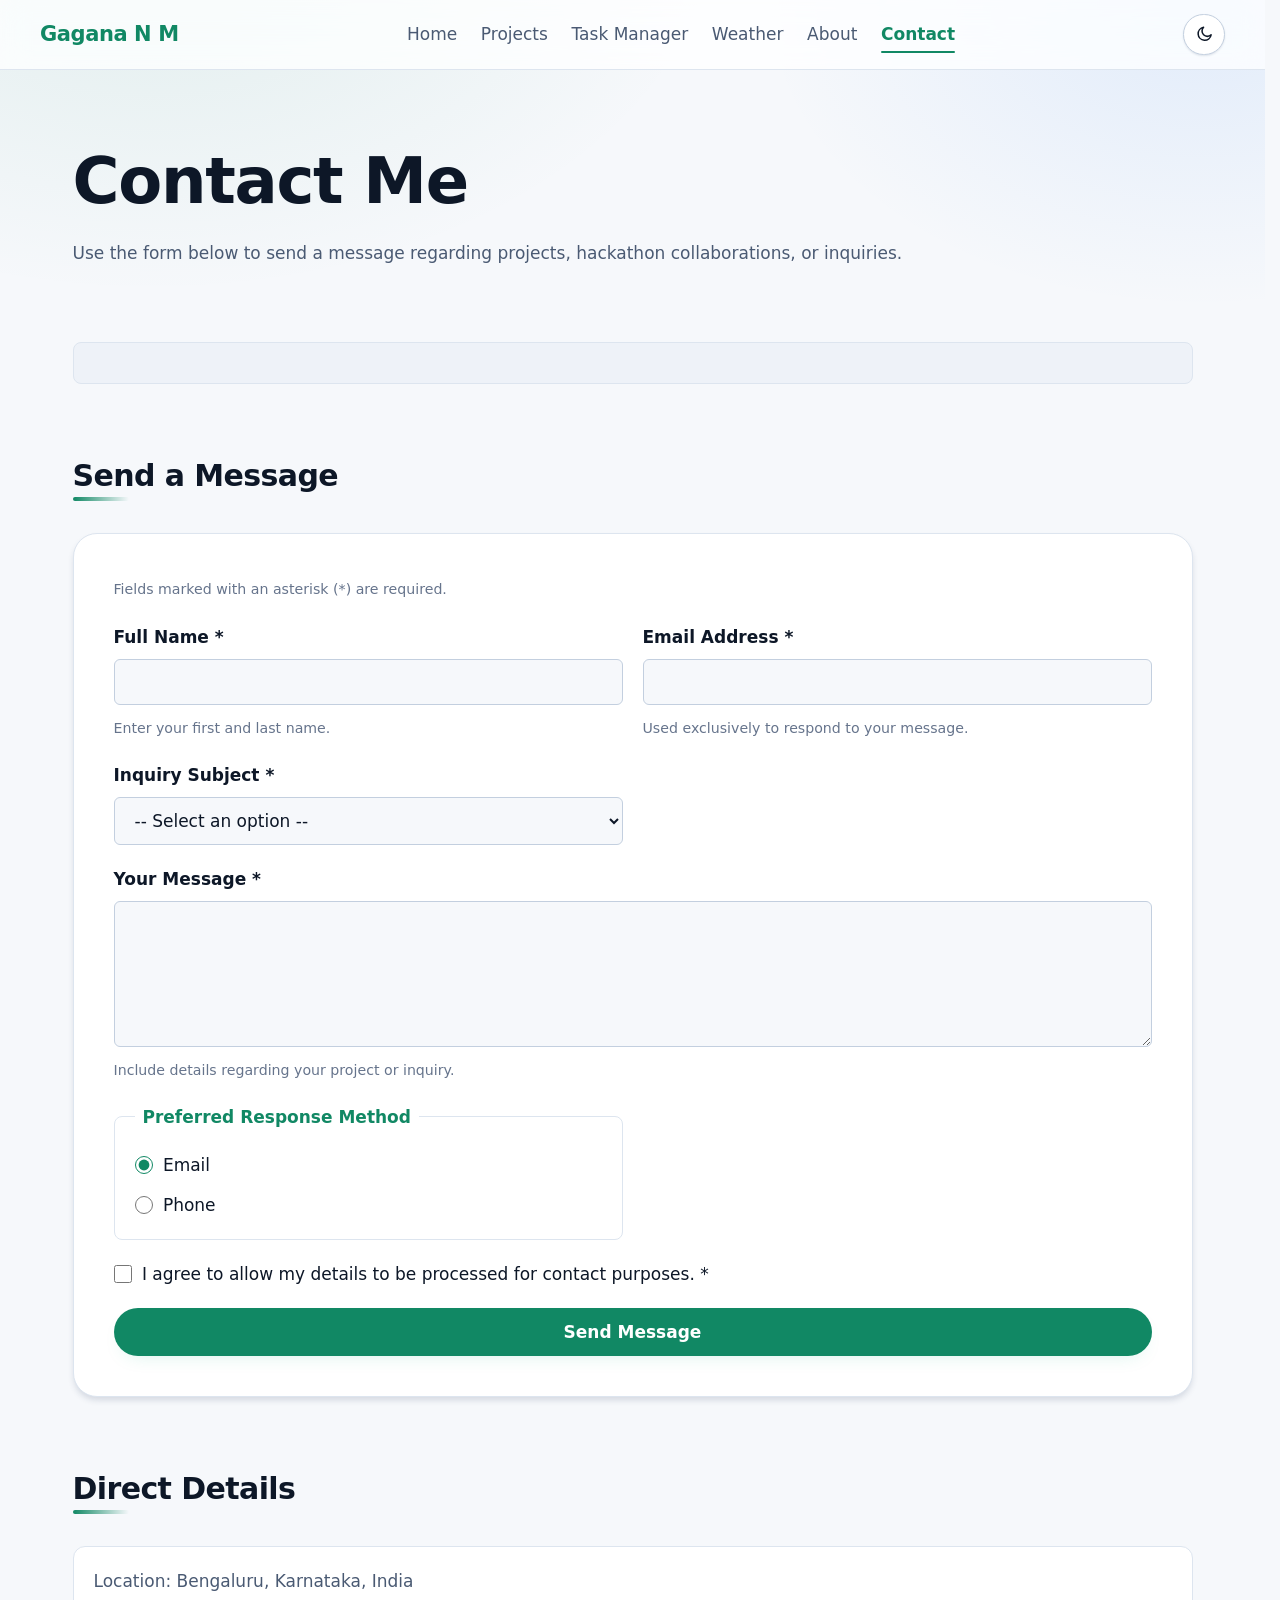
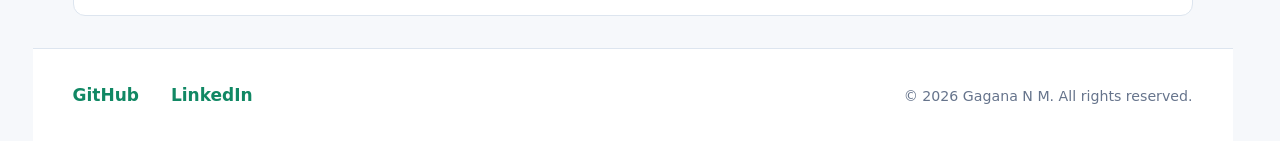
<file: contact.html>
<!DOCTYPE html>
<html lang="en" dir="ltr">
<head>
  <meta charset="UTF-8">
  <meta name="viewport" content="width=device-width, initial-scale=1.0">
  
  <title>Contact Gagana N M | AI/ML Engineer</title>
  <meta name="description" content="Get in touch with Gagana N M for AI/ML development, software collaboration, or accessibility inquiries.">
  <meta name="robots" content="index, follow">

  <link rel="canonical" href="https://www.gagananm.dev/contact.html">
  <link rel="stylesheet" href="style.css">
</head>
<body>

  <!-- Skip Link -->
  <a href="#main-content" class="skip-link">Skip to main content</a>

  <!-- Header Landmark -->
  <header role="banner">
    <nav aria-label="Main Navigation">
      <a href="index.html">
        <strong>Gagana N M</strong>
      </a>
      <ul>
        <li><a href="index.html">Home</a></li>
        <li><a href="project.html">Projects</a></li>
        <li><a href="todo.html">Task Manager</a></li>
        <li><a href="weather.html">Weather</a></li>
        <li><a href="about.html">About</a></li>
        <li><a href="contact.html" aria-current="page">Contact</a></li>
      </ul>

      <!-- Light / dark mode switch: swaps CSS custom properties on <html> -->
      <button type="button" class="theme-toggle" id="theme-toggle"
        aria-label="Switch to light theme" aria-pressed="false" title="Toggle colour theme">
        <svg class="icon icon-sun" viewBox="0 0 24 24" fill="none" stroke="currentColor"
          stroke-width="2" stroke-linecap="round" aria-hidden="true" focusable="false">
          <circle cx="12" cy="12" r="4.5"></circle>
          <path d="M12 1.5v2.5M12 20v2.5M4.2 4.2l1.8 1.8M18 18l1.8 1.8M1.5 12H4M20 12h2.5M4.2 19.8L6 18M18 6l1.8-1.8"></path>
        </svg>
        <svg class="icon icon-moon" viewBox="0 0 24 24" fill="none" stroke="currentColor"
          stroke-width="2" stroke-linecap="round" stroke-linejoin="round" aria-hidden="true" focusable="false">
          <path d="M21 12.8A8.5 8.5 0 1 1 11.2 3a6.6 6.6 0 0 0 9.8 9.8z"></path>
        </svg>
      </button>
    </nav>
  </header>

  <!-- Main Content Landmark -->
  <main id="main-content" tabindex="-1">

    <header>
      <h1>Contact Me</h1>
      <p>Use the form below to send a message regarding projects, hackathon collaborations, or inquiries.</p>
    </header>

    <!-- Screen Reader Status Live Region -->
    <div id="form-status" aria-live="polite" aria-atomic="true">
      <!-- Success/Error alert messages will be read by screen readers here -->
    </div>

    <!-- Tab-Navigable Contact Form -->
    <section aria-labelledby="form-heading">
      <h2 id="form-heading">Send a Message</h2>

      <form action="/submit-contact" method="POST" novalidate>

        <p><small>Fields marked with an asterisk (<span aria-hidden="true">*</span>) are required.</small></p>

        <!-- Name Input -->
        <div>
          <label for="full-name">
            Full Name <span aria-hidden="true">*</span>
          </label>
          <input
            type="text"
            id="full-name"
            name="name"
            required
            autocomplete="name"
            aria-required="true"
            aria-describedby="name-hint"
          >
          <span id="name-hint"><small>Enter your first and last name.</small></span>
        </div>

        <!-- Email Input -->
        <div>
          <label for="email-address">
            Email Address <span aria-hidden="true">*</span>
          </label>
          <input
            type="email"
            id="email-address"
            name="email"
            required
            autocomplete="email"
            aria-required="true"
            aria-describedby="email-hint"
          >
          <span id="email-hint"><small>Used exclusively to respond to your message.</small></span>
        </div>

        <!-- Subject Select Dropdown -->
        <div>
          <label for="subject-type">
            Inquiry Subject <span aria-hidden="true">*</span>
          </label>
          <select id="subject-type" name="subject" required aria-required="true">
            <option value="" disabled selected>-- Select an option --</option>
            <option value="collaboration">Project Collaboration</option>
            <option value="hackathon">Hackathon / Team Opportunity</option>
            <option value="general">General Inquiry</option>
          </select>
        </div>

        <!-- Message Textarea -->
        <div>
          <label for="user-message">
            Your Message <span aria-hidden="true">*</span>
          </label>
          <textarea
            id="user-message"
            name="message"
            rows="6"
            required
            aria-required="true"
            aria-describedby="message-hint"
          ></textarea>
          <span id="message-hint"><small>Include details regarding your project or inquiry.</small></span>
        </div>

        <!-- Radio Group Fieldset -->
        <fieldset>
          <legend>Preferred Response Method</legend>

          <div>
            <input type="radio" id="pref-email" name="preferred_contact" value="email" checked>
            <label for="pref-email">Email</label>
          </div>

          <div>
            <input type="radio" id="pref-phone" name="preferred_contact" value="phone">
            <label for="pref-phone">Phone</label>
          </div>
        </fieldset>

        <!-- Checkbox -->
        <div>
          <input type="checkbox" id="data-consent" name="consent" required aria-required="true">
          <label for="data-consent">
            I agree to allow my details to be processed for contact purposes. <span aria-hidden="true">*</span>
          </label>
        </div>

        <!-- Submit Button -->
        <div>
          <button type="submit">Send Message</button>
        </div>

      </form>
    </section>

    <!-- Direct Contact Address Landmark -->
    <section aria-labelledby="direct-contact-heading">
      <h2 id="direct-contact-heading">Direct Details</h2>
      <address>
        <p>Location: Bengaluru, Karnataka, India</p>
      </address>
    </section>

  </main>

  <!-- Footer Landmark -->
  <footer role="contentinfo">
    <nav aria-label="Footer Social Links">
      <ul>
        <li><a href="https://github.com" rel="external noopener noreferrer" target="_blank" aria-label="GitHub Profile (opens in a new tab)">GitHub</a></li>
        <li><a href="https://linkedin.com" rel="external noopener noreferrer" target="_blank" aria-label="LinkedIn Profile (opens in a new tab)">LinkedIn</a></li>
      </ul>
    </nav>
    <p><small>&copy; <time datetime="2026">2026</time> Gagana N M. All rights reserved.</small></p>
  </footer>

</body>
</html>
</file>
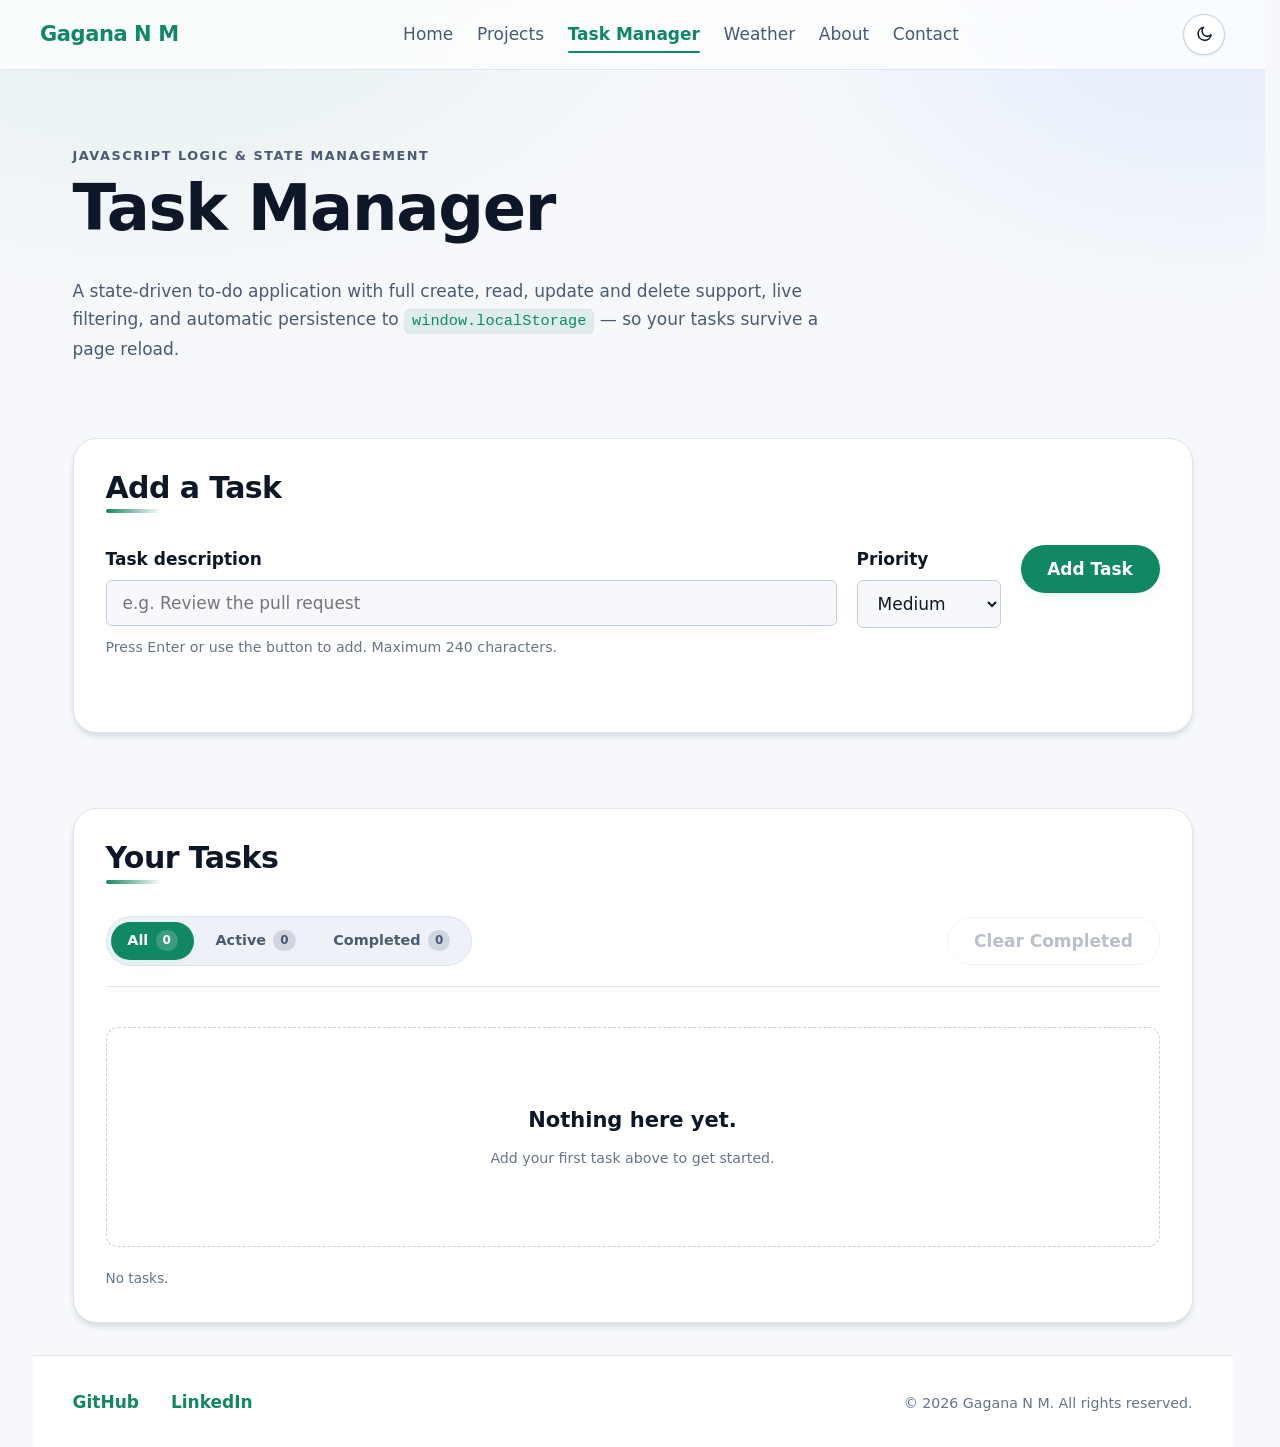
<file: todo.html>
<!DOCTYPE html>
<html lang="en" dir="ltr">
<head>
  <meta charset="UTF-8">
  <meta name="viewport" content="width=device-width, initial-scale=1.0">

  <!-- Primary Meta Tags -->
  <title>Task Manager | Gagana N M - JavaScript To-Do Application</title>
  <meta name="title" content="Task Manager | Gagana N M - JavaScript To-Do Application">
  <meta name="description" content="An interactive, client-side task management application built with vanilla JavaScript, DOM manipulation, event delegation, and localStorage persistence.">
  <meta name="keywords" content="JavaScript To-Do List, CRUD, localStorage, DOM Manipulation, Event Delegation, State Management">
  <meta name="author" content="Gagana N M">
  <meta name="robots" content="index, follow">

  <!-- Open Graph -->
  <meta property="og:type" content="website">
  <meta property="og:url" content="https://www.gagananm.dev/todo.html">
  <meta property="og:title" content="Task Manager | Gagana N M">
  <meta property="og:description" content="A state-driven task manager with full CRUD, filtering, and offline persistence.">

  <!-- Canonical URL -->
  <link rel="canonical" href="https://www.gagananm.dev/todo.html">

  <link rel="stylesheet" href="style.css">
  <!--
    Theme boot: resolves the saved theme (or the OS preference) BEFORE first
    paint so the page never flashes the wrong palette. Kept inline and tiny
    on purpose — an external file here would re-introduce the flash.
  -->
  <script>
    (function () {
      try {
        var saved = localStorage.getItem('theme');
        var prefersLight = window.matchMedia('(prefers-color-scheme: light)').matches;
        document.documentElement.setAttribute('data-theme', saved || (prefersLight ? 'light' : 'dark'));
      } catch (e) {
        document.documentElement.setAttribute('data-theme', 'dark');
      }
    })();
  </script>
</head>
<body>

  <!-- Skip Link -->
  <a href="#main-content" class="skip-link">Skip to main content</a>

  <!-- Header Landmark -->
  <header role="banner">
    <nav aria-label="Main Navigation">
      <a href="index.html">
        <strong>Gagana N M</strong>
      </a>
      <ul>
        <li><a href="index.html">Home</a></li>
        <li><a href="project.html">Projects</a></li>
        <li><a href="todo.html" aria-current="page">Task Manager</a></li>
        <li><a href="weather.html">Weather</a></li>
        <li><a href="about.html">About</a></li>
        <li><a href="contact.html">Contact</a></li>
      </ul>

      <!-- Light / dark mode switch -->
      <button type="button" class="theme-toggle" id="theme-toggle"
        aria-label="Switch to light theme" aria-pressed="false" title="Toggle colour theme">
        <svg class="icon icon-sun" viewBox="0 0 24 24" fill="none" stroke="currentColor"
          stroke-width="2" stroke-linecap="round" aria-hidden="true" focusable="false">
          <circle cx="12" cy="12" r="4.5"></circle>
          <path d="M12 1.5v2.5M12 20v2.5M4.2 4.2l1.8 1.8M18 18l1.8 1.8M1.5 12H4M20 12h2.5M4.2 19.8L6 18M18 6l1.8-1.8"></path>
        </svg>
        <svg class="icon icon-moon" viewBox="0 0 24 24" fill="none" stroke="currentColor"
          stroke-width="2" stroke-linecap="round" stroke-linejoin="round" aria-hidden="true" focusable="false">
          <path d="M21 12.8A8.5 8.5 0 1 1 11.2 3a6.6 6.6 0 0 0 9.8 9.8z"></path>
        </svg>
      </button>
    </nav>
  </header>

  <!-- Main Content Landmark -->
  <main id="main-content" tabindex="-1">

    <header class="page-header">
      <p class="eyebrow">JavaScript Logic &amp; State Management</p>
      <h1>Task Manager</h1>
      <p>
        A state-driven to-do application with full create, read, update and delete
        support, live filtering, and automatic persistence to
        <code>window.localStorage</code> — so your tasks survive a page reload.
      </p>
    </header>

    <!-- ==================================================================
         TASK CREATOR (Create)
         ================================================================== -->
    <section class="todo-panel" aria-labelledby="create-heading">
      <h2 id="create-heading">Add a Task</h2>

      <form id="todo-form" class="todo-form" novalidate>
        <div class="todo-field">
          <label for="todo-input">Task description</label>
          <input
            type="text"
            id="todo-input"
            name="task"
            placeholder="e.g. Review the pull request"
            autocomplete="off"
            maxlength="240"
            aria-describedby="todo-hint"
          >
          <span id="todo-hint" class="field-hint">
            <small>Press Enter or use the button to add. Maximum 240 characters.</small>
          </span>
        </div>

        <div class="todo-field todo-field--meta">
          <label for="todo-priority">Priority</label>
          <select id="todo-priority" name="priority">
            <option value="low">Low</option>
            <option value="medium" selected>Medium</option>
            <option value="high">High</option>
          </select>
        </div>

        <button type="submit" id="todo-submit">Add Task</button>
      </form>

      <!-- Validation / status announcements for assistive technology -->
      <p id="form-status" class="form-status" role="status" aria-live="polite" aria-atomic="true"></p>
    </section>

    <!-- ==================================================================
         TASK LIST + FILTERS (Read / Update / Delete)
         ================================================================== -->
    <section class="todo-panel" aria-labelledby="list-heading">
      <h2 id="list-heading">Your Tasks</h2>

      <!-- Filters -->
      <div class="todo-toolbar">
        <div class="filter-group" role="group" aria-label="Filter tasks by status">
          <button type="button" class="filter-btn is-active" data-filter="all" aria-pressed="true">
            All <span class="filter-count" data-count="all">0</span>
          </button>
          <button type="button" class="filter-btn" data-filter="active" aria-pressed="false">
            Active <span class="filter-count" data-count="active">0</span>
          </button>
          <button type="button" class="filter-btn" data-filter="completed" aria-pressed="false">
            Completed <span class="filter-count" data-count="completed">0</span>
          </button>
        </div>

        <button type="button" class="btn btn--ghost btn--sm" id="clear-completed">
          Clear Completed
        </button>
      </div>

      <!--
        The list is rendered entirely from state. The delegated click/keydown
        listeners live on `#todo-list`, not on individual items, so newly
        created rows work without re-binding anything.
      -->
      <ul id="todo-list" class="todo-list" aria-describedby="list-summary"></ul>

      <!-- Empty state, toggled from JS based on state + active filter -->
      <div id="empty-state" class="empty-state" hidden>
        <p id="empty-title">Nothing here yet.</p>
        <p><small id="empty-detail">Add your first task above to get started.</small></p>
      </div>

      <p id="list-summary" class="list-summary" role="status" aria-live="polite"></p>
    </section>

  </main>

  <!-- Footer Landmark -->
  <footer role="contentinfo">
    <nav aria-label="Footer Social Links">
      <ul>
        <li><a href="https://github.com" rel="external noopener noreferrer" target="_blank" aria-label="GitHub Profile (opens in a new tab)">GitHub</a></li>
        <li><a href="https://linkedin.com" rel="external noopener noreferrer" target="_blank" aria-label="LinkedIn Profile (opens in a new tab)">LinkedIn</a></li>
      </ul>
    </nav>
    <p><small>&copy; <time datetime="2026">2026</time> Gagana N M. All rights reserved.</small></p>
  </footer>

  <!-- Theme toggle controller -->
  <script>
    (function () {
      var root = document.documentElement;
      var toggle = document.getElementById('theme-toggle');
      if (!toggle) return;

      var media = window.matchMedia('(prefers-color-scheme: light)');

      function sync() {
        var isDark = root.getAttribute('data-theme') !== 'light';
        toggle.setAttribute('aria-label', isDark ? 'Switch to light theme' : 'Switch to dark theme');
        toggle.setAttribute('aria-pressed', isDark ? 'false' : 'true');
      }

      toggle.addEventListener('click', function () {
        var next = root.getAttribute('data-theme') === 'light' ? 'dark' : 'light';
        root.setAttribute('data-theme', next);
        try { localStorage.setItem('theme', next); } catch (e) {}
        sync();
      });

      media.addEventListener('change', function (event) {
        var saved = null;
        try { saved = localStorage.getItem('theme'); } catch (e) {}
        if (!saved) {
          root.setAttribute('data-theme', event.matches ? 'light' : 'dark');
          sync();
        }
      });

      sync();
    })();
  </script>

  <!-- Application logic -->
  <script src="todo.js"></script>

</body>
</html>
</file>
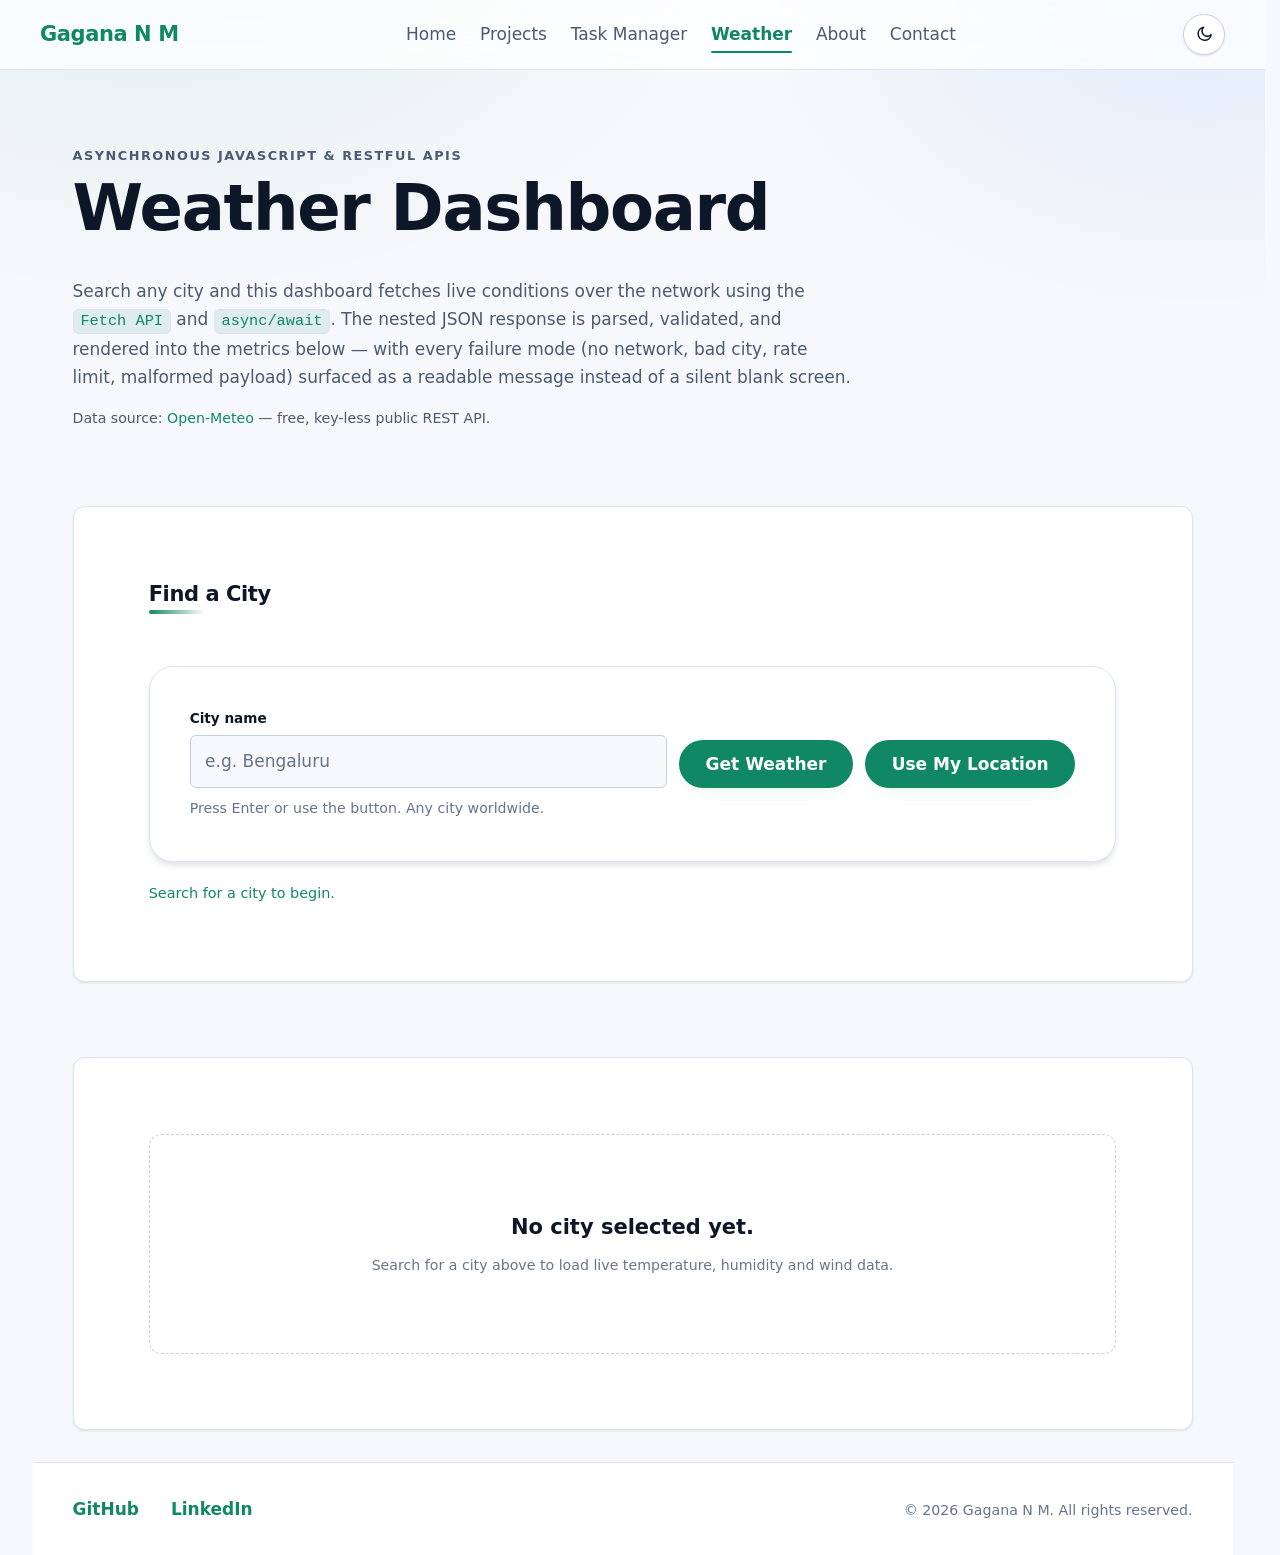
<file: weather.html>
<!DOCTYPE html>
<html lang="en" dir="ltr">
<head>
  <meta charset="UTF-8">
  <meta name="viewport" content="width=device-width, initial-scale=1.0">

  <!-- Primary Meta Tags -->
  <title>Weather Dashboard | Gagana N M - Async JavaScript &amp; REST APIs</title>
  <meta name="title" content="Weather Dashboard | Gagana N M - Async JavaScript &amp; REST APIs">
  <meta name="description" content="A real-time weather dashboard built with the Fetch API, async/await, comprehensive error handling, and dynamic rendering of nested JSON returned from a public REST API.">
  <meta name="keywords" content="JavaScript Weather App, Fetch API, async await, REST API, JSON parsing, Open-Meteo, Error Handling">
  <meta name="author" content="Gagana N M">
  <meta name="robots" content="index, follow">

  <!-- Open Graph -->
  <meta property="og:type" content="website">
  <meta property="og:url" content="https://www.gagananm.dev/weather.html">
  <meta property="og:title" content="Weather Dashboard | Gagana N M">
  <meta property="og:description" content="Live weather metrics fetched asynchronously from a public REST API and rendered from nested JSON.">

  <!-- Canonical URL -->
  <link rel="canonical" href="https://www.gagananm.dev/weather.html">

  <link rel="stylesheet" href="style.css">
  <!--
    Theme boot: resolves the saved theme (or the OS preference) BEFORE first
    paint so the page never flashes the wrong palette. Kept inline and tiny
    on purpose — an external file here would re-introduce the flash.
  -->
  <script>
    (function () {
      try {
        var saved = localStorage.getItem('theme');
        var prefersLight = window.matchMedia('(prefers-color-scheme: light)').matches;
        document.documentElement.setAttribute('data-theme', saved || (prefersLight ? 'light' : 'dark'));
      } catch (e) {
        document.documentElement.setAttribute('data-theme', 'dark');
      }
    })();
  </script>
</head>
<body>

  <!-- Skip Link -->
  <a href="#main-content" class="skip-link">Skip to main content</a>

  <!-- Header Landmark -->
  <header role="banner">
    <nav aria-label="Main Navigation">
      <a href="index.html">
        <strong>Gagana N M</strong>
      </a>
      <ul>
        <li><a href="index.html">Home</a></li>
        <li><a href="project.html">Projects</a></li>
        <li><a href="todo.html">Task Manager</a></li>
        <li><a href="weather.html" aria-current="page">Weather</a></li>
        <li><a href="about.html">About</a></li>
        <li><a href="contact.html">Contact</a></li>
      </ul>

      <!-- Light / dark mode switch -->
      <button type="button" class="theme-toggle" id="theme-toggle"
        aria-label="Switch to light theme" aria-pressed="false" title="Toggle colour theme">
        <svg class="icon icon-sun" viewBox="0 0 24 24" fill="none" stroke="currentColor"
          stroke-width="2" stroke-linecap="round" aria-hidden="true" focusable="false">
          <circle cx="12" cy="12" r="4.5"></circle>
          <path d="M12 1.5v2.5M12 20v2.5M4.2 4.2l1.8 1.8M18 18l1.8 1.8M1.5 12H4M20 12h2.5M4.2 19.8L6 18M18 6l1.8-1.8"></path>
        </svg>
        <svg class="icon icon-moon" viewBox="0 0 24 24" fill="none" stroke="currentColor"
          stroke-width="2" stroke-linecap="round" stroke-linejoin="round" aria-hidden="true" focusable="false">
          <path d="M21 12.8A8.5 8.5 0 1 1 11.2 3a6.6 6.6 0 0 0 9.8 9.8z"></path>
        </svg>
      </button>
    </nav>
  </header>

  <!-- Main Content Landmark -->
  <main id="main-content" tabindex="-1">

    <header class="page-header">
      <p class="eyebrow">Asynchronous JavaScript &amp; RESTful APIs</p>
      <h1>Weather Dashboard</h1>
      <p>
        Search any city and this dashboard fetches live conditions over the network
        using the <code>Fetch API</code> and <code>async/await</code>. The nested JSON
        response is parsed, validated, and rendered into the metrics below — with
        every failure mode (no network, bad city, rate limit, malformed payload)
        surfaced as a readable message instead of a silent blank screen.
      </p>
      <p class="weather-source">
        <small>Data source: <a href="https://open-meteo.com/" rel="external noopener noreferrer" target="_blank">Open-Meteo</a> — free, key-less public REST API.</small>
      </p>
    </header>

    <!-- ==================================================================
         SEARCH
         ================================================================== -->
    <section class="weather-panel" aria-labelledby="search-heading">
      <h2 id="search-heading">Find a City</h2>

      <form id="weather-form" class="weather-form" novalidate>
        <div class="weather-field">
          <label for="city-input">City name</label>
          <input
            type="text"
            id="city-input"
            name="city"
            placeholder="e.g. Bengaluru"
            autocomplete="off"
            maxlength="120"
            spellcheck="false"
            aria-describedby="city-hint"
          >
          <span id="city-hint" class="field-hint">
            <small>Press Enter or use the button. Any city worldwide.</small>
          </span>
        </div>

        <button type="submit" id="weather-submit">Get Weather</button>

        <button type="button" class="btn btn--ghost" id="weather-geo" title="Use my current location">
          Use My Location
        </button>
      </form>

      <!-- Quick-pick shortcuts for the most recently searched cities -->
      <div class="weather-recent" id="weather-recent" hidden>
        <span class="weather-recent__label" id="recent-label">Recent:</span>
        <div class="weather-recent__chips" id="recent-chips" role="group" aria-labelledby="recent-label"></div>
      </div>

      <!-- Validation / status announcements for assistive technology -->
      <p id="weather-status" class="form-status" role="status" aria-live="polite" aria-atomic="true"></p>
    </section>

    <!-- ==================================================================
         RESULTS
         ================================================================== -->
    <section class="weather-panel" aria-labelledby="results-heading" aria-busy="false" id="results-panel">
      <h2 id="results-heading" class="visually-hidden">Current Conditions</h2>

      <!-- Loading state -->
      <div id="weather-loading" class="weather-loading" hidden>
        <span class="spinner" aria-hidden="true"></span>
        <p>Fetching live data&hellip;</p>
      </div>

      <!-- Error state -->
      <div id="weather-error" class="weather-error" role="alert" hidden>
        <h3 id="weather-error-title">Something went wrong</h3>
        <p id="weather-error-detail"></p>
        <button type="button" class="btn btn--ghost btn--sm" id="weather-retry" hidden>Try again</button>
      </div>

      <!-- Empty / initial state -->
      <div id="weather-empty" class="empty-state">
        <p>No city selected yet.</p>
        <p><small>Search for a city above to load live temperature, humidity and wind data.</small></p>
      </div>

      <!-- Populated by renderWeather() from the parsed JSON payload -->
      <div id="weather-result" class="weather-result" hidden>

        <!-- Place + condition -->
        <div class="weather-hero">
          <div class="weather-hero__text">
            <p class="weather-place" id="w-place">&mdash;</p>
            <p class="weather-meta" id="w-meta">&mdash;</p>
            <p class="weather-condition" id="w-condition">&mdash;</p>
          </div>
          <div class="weather-hero__temp">
            <span class="weather-emoji" id="w-emoji" aria-hidden="true">&#9925;</span>
            <span class="weather-temp" id="w-temp">&mdash;</span>
            <span class="weather-feels" id="w-feels">&mdash;</span>
          </div>
        </div>

        <!-- Headline metrics -->
        <ul class="weather-metrics" aria-label="Current weather metrics">
          <li class="metric">
            <span class="metric__label">Humidity</span>
            <span class="metric__value" id="w-humidity">&mdash;</span>
            <span class="metric__sub" id="w-humidity-sub">&mdash;</span>
          </li>
          <li class="metric">
            <span class="metric__label">Wind Speed</span>
            <span class="metric__value" id="w-wind">&mdash;</span>
            <span class="metric__sub" id="w-wind-sub">&mdash;</span>
          </li>
          <li class="metric">
            <span class="metric__label">Precipitation</span>
            <span class="metric__value" id="w-precip">&mdash;</span>
            <span class="metric__sub" id="w-precip-sub">&mdash;</span>
          </li>
          <li class="metric">
            <span class="metric__label">Pressure</span>
            <span class="metric__value" id="w-pressure">&mdash;</span>
            <span class="metric__sub" id="w-pressure-sub">&mdash;</span>
          </li>
          <li class="metric">
            <span class="metric__label">Cloud Cover</span>
            <span class="metric__value" id="w-clouds">&mdash;</span>
            <span class="metric__sub" id="w-clouds-sub">&mdash;</span>
          </li>
          <li class="metric">
            <span class="metric__label">UV Index</span>
            <span class="metric__value" id="w-uv">&mdash;</span>
            <span class="metric__sub" id="w-uv-sub">&mdash;</span>
          </li>
        </ul>

        <!-- Sunrise / sunset strip -->
        <div class="weather-sun" id="w-sun-row">
          <div class="sun-item">
            <span class="sun-item__label">Sunrise</span>
            <span class="sun-item__value" id="w-sunrise">&mdash;</span>
          </div>
          <div class="sun-item">
            <span class="sun-item__label">Sunset</span>
            <span class="sun-item__value" id="w-sunset">&mdash;</span>
          </div>
          <div class="sun-item">
            <span class="sun-item__label">Daylight</span>
            <span class="sun-item__value" id="w-daylight">&mdash;</span>
          </div>
        </div>

        <!-- Next 24 hours, built from the hourly arrays -->
        <div class="weather-hourly">
          <h3>Next 24 Hours</h3>
          <ul class="hourly-strip" id="w-hourly" aria-label="Hourly forecast"></ul>
        </div>

        <p class="weather-updated">
          <small>Last updated <time id="w-updated" datetime="">just now</time> &middot; refreshed automatically every 5 minutes</small>
        </p>
      </div>
    </section>

  </main>

  <!-- Footer Landmark -->
  <footer role="contentinfo">
    <nav aria-label="Footer Social Links">
      <ul>
        <li><a href="https://github.com" rel="external noopener noreferrer" target="_blank" aria-label="GitHub Profile (opens in a new tab)">GitHub</a></li>
        <li><a href="https://linkedin.com" rel="external noopener noreferrer" target="_blank" aria-label="LinkedIn Profile (opens in a new tab)">LinkedIn</a></li>
      </ul>
    </nav>
    <p><small>&copy; <time datetime="2026">2026</time> Gagana N M. All rights reserved.</small></p>
  </footer>

  <!-- Theme toggle controller -->
  <script>
    (function () {
      var root = document.documentElement;
      var toggle = document.getElementById('theme-toggle');
      if (!toggle) return;

      var media = window.matchMedia('(prefers-color-scheme: light)');

      function sync() {
        var isDark = root.getAttribute('data-theme') !== 'light';
        toggle.setAttribute('aria-label', isDark ? 'Switch to light theme' : 'Switch to dark theme');
        toggle.setAttribute('aria-pressed', isDark ? 'false' : 'true');
      }

      toggle.addEventListener('click', function () {
        var next = root.getAttribute('data-theme') === 'light' ? 'dark' : 'light';
        root.setAttribute('data-theme', next);
        try { localStorage.setItem('theme', next); } catch (e) {}
        sync();
      });

      media.addEventListener('change', function (event) {
        var saved = null;
        try { saved = localStorage.getItem('theme'); } catch (e) {}
        if (!saved) {
          root.setAttribute('data-theme', event.matches ? 'light' : 'dark');
          sync();
        }
      });

      sync();
    })();
  </script>

  <!-- Application logic -->
  <script src="weather.js"></script>

</body>
</html>
</file>
<file: style.css>
/* ==========================================================================
   GAGANA N M — PORTFOLIO STYLESHEET
   Architecture:
     1.  Design Tokens (custom properties) + Light/Dark theme
     2.  Base & Accessibility styles
     3.  Navigation & Header (Flexbox)
     4.  Main content & page shell (CSS Grid)
     5.  Page-specific components (hero, cards, forms, timeline)
     6.  Footer
     7.  Responsive breakpoints (mobile-first)
     8.  User preferences (reduced motion, print)
   ========================================================================== */

/* ==========================================================================
   1. DESIGN TOKENS — CUSTOM PROPERTIES
   Every colour, size, radius and easing used below is declared once here,
   which is what makes runtime theme switching a single-attribute change.
   ========================================================================== */

:root {
  /* Tells the UA which palette form controls & scrollbars should use */
  color-scheme: dark;

  /* --- Brand accent (theme-independent hue, derived shades) --- */
  --brand-hue: 162;
  --accent: hsl(var(--brand-hue) 84% 40%);
  --accent-hover: hsl(var(--brand-hue) 84% 48%);
  --accent-soft: hsl(var(--brand-hue) 84% 40% / 0.14);
  --accent-glow: hsl(var(--brand-hue) 84% 45% / 0.35);
  --accent-contrast: #ffffff;

  /* --- Surfaces (dark defaults) --- */
  --bg-primary: #070b14;
  --bg-secondary: #0f1626;
  --bg-surface: #1b2438;
  --bg-elevated: #141d30;
  --glass: rgb(15 22 38 / 0.72);
  --border-color: #1f2b42;
  --border-strong: #2c3a56;

  /* --- Text --- */
  --text-primary: #f3f6fb;
  --text-secondary: #9aa7bd;
  --text-muted: #6b7891;

  /* Typography & Layout */
  --font-main: system-ui, -apple-system, BlinkMacSystemFont, 'Segoe UI', Roboto, Oxygen, Ubuntu, Cantarell, sans-serif;
  --max-width: 1200px;
  --gutter: clamp(1rem, 0.5rem + 2.5vw, 2.5rem);

  /* Fluid type scale — scales smoothly between mobile and desktop
     with no breakpoint required (min, preferred, max) */
  --step-0: clamp(0.95rem, 0.9rem + 0.25vw, 1.0625rem);
  --step-1: clamp(1.125rem, 1.05rem + 0.4vw, 1.3125rem);
  --step-2: clamp(1.4rem, 1.2rem + 0.9vw, 1.875rem);
  --step-3: clamp(1.85rem, 1.4rem + 2.1vw, 3rem);
  --step-4: clamp(2.2rem, 1.5rem + 3.4vw, 4rem);

  /* Spacing scale */
  --space-xs: 0.375rem;
  --space-sm: 0.75rem;
  --space-md: 1.25rem;
  --space-lg: 2rem;
  --space-xl: clamp(2.5rem, 1.5rem + 4vw, 5rem);

  /* Utilities */
  --radius-sm: 0.375rem;
  --radius-md: 0.5rem;
  --radius-lg: 0.75rem;
  --radius-xl: 1.5rem;
  --radius-pill: 999px;
  --shadow-sm: 0 1px 2px 0 rgba(0, 0, 0, 0.5);
  --shadow-md: 0 4px 6px -1px rgba(0, 0, 0, 0.3);
  --shadow-lg: 0 10px 15px -3px rgba(0, 0, 0, 0.4);
  --ring: 0 0 0 3px var(--accent-soft);
  --ease: cubic-bezier(0.4, 0, 0.2, 1);
  --transition: all 0.3s var(--ease);

  /* --- Priority semantics (shared by the task manager) --- */
  --priority-high: hsl(0 72% 51%);
  --priority-high-soft: hsl(0 72% 51% / 0.16);
  --priority-medium: hsl(38 92% 50%);
  --priority-medium-soft: hsl(38 92% 50% / 0.16);
  --priority-low: hsl(199 89% 48%);
  --priority-low-soft: hsl(199 89% 48% / 0.16);

  --danger: hsl(0 72% 51%);
  --danger-soft: hsl(0 72% 51% / 0.14);
}

/* ==========================================================================
   1b. LIGHT THEME
   Two routes, both driven purely by swapping custom-property values:
     a) Automatic  -> the OS/browser `prefers-color-scheme` media feature
     b) Manual     -> [data-theme="light"] set on <html> by the toggle button
   ========================================================================== */
@media (prefers-color-scheme: light) {
  :root:not([data-theme='dark']) {
    color-scheme: light;

    --accent: hsl(var(--brand-hue) 78% 30%);
    --accent-hover: hsl(var(--brand-hue) 78% 24%);
    --accent-soft: hsl(var(--brand-hue) 78% 30% / 0.1);
    --accent-glow: hsl(var(--brand-hue) 78% 40% / 0.25);

    --bg-primary: #f6f8fb;
    --bg-secondary: #ffffff;
    --bg-surface: #eef2f8;
    --bg-elevated: #ffffff;
    --glass: rgb(255 255 255 / 0.78);
    --border-color: #dde5ef;
    --border-strong: #c3cfdf;

    --text-primary: #0d1727;
    --text-secondary: #4a5a73;
    --text-muted: #66748c;

    --shadow-sm: 0 1px 2px 0 rgba(30, 50, 90, 0.12);
    --shadow-md: 0 4px 6px -1px rgba(30, 50, 90, 0.16);
    --shadow-lg: 0 10px 15px -3px rgba(30, 50, 90, 0.22);
  }
}

/* Manual override — always wins over the system preference */
:root[data-theme='light'] {
  color-scheme: light;

  --accent: hsl(var(--brand-hue) 78% 30%);
  --accent-hover: hsl(var(--brand-hue) 78% 24%);
  --accent-soft: hsl(var(--brand-hue) 78% 30% / 0.1);
  --accent-glow: hsl(var(--brand-hue) 78% 40% / 0.25);

  --bg-primary: #f6f8fb;
  --bg-secondary: #ffffff;
  --bg-surface: #eef2f8;
  --bg-elevated: #ffffff;
  --glass: rgb(255 255 255 / 0.78);
  --border-color: #dde5ef;
  --border-strong: #c3cfdf;

  --text-primary: #0d1727;
  --text-secondary: #4a5a73;
  --text-muted: #66748c;

  /* Darker priority shades so they hold AA contrast on white */
  --priority-high: hsl(0 72% 42%);
  --priority-medium: hsl(32 90% 36%);
  --priority-low: hsl(205 90% 34%);
  --danger: hsl(0 72% 42%);

  --shadow-sm: 0 1px 2px 0 rgba(30, 50, 90, 0.12);
  --shadow-md: 0 4px 6px -1px rgba(30, 50, 90, 0.16);
  --shadow-lg: 0 10px 15px -3px rgba(30, 50, 90, 0.22);
}

/* Mirror that palette when light mode is chosen automatically by the OS */
@media (prefers-color-scheme: light) {
  :root:not([data-theme='dark']) {
    --priority-high: hsl(0 72% 42%);
    --priority-medium: hsl(32 90% 36%);
    --priority-low: hsl(205 90% 34%);
    --danger: hsl(0 72% 42%);
  }
}

/* ==========================================================================
   2. BASE & ACCESSIBILITY STYLES
   ========================================================================== */
*, *::before, *::after {
  box-sizing: border-box;
  margin: 0;
  padding: 0;
}

html {
  scroll-behavior: smooth;
  -webkit-text-size-adjust: 100%;
  scrollbar-gutter: stable;
  font-size: 100%;
}

body {
  font-family: var(--font-main);
  font-size: var(--step-0);
  background-color: var(--bg-primary);
  color: var(--text-primary);
  line-height: 1.65;
  min-height: 100vh;
  min-height: 100svh;
  display: flex;
  flex-direction: column;

  /* Advanced: layered radial "mesh" gradient for depth, pinned to viewport */
  background-image:
    radial-gradient(60rem 40rem at 12% -10%, var(--accent-soft), transparent 60%),
    radial-gradient(50rem 35rem at 95% 0%, hsl(215 90% 55% / 0.10), transparent 55%);
  background-attachment: fixed;
  background-repeat: no-repeat;

  transition: background-color var(--transition), color var(--transition);
}

/* Text gradient utility: paints text with a gradient via background-clip */
.gradient-text {
  background-image: linear-gradient(
    100deg,
    var(--text-primary) 20%,
    var(--accent) 85%
  );
  -webkit-background-clip: text;
  background-clip: text;
  color: transparent;
}

/* Accessibility: Skip Link & Focus States */
.skip-link {
  position: absolute;
  top: -100px;
  left: 1rem;
  background: var(--accent);
  color: #ffffff;
  padding: 0.75rem 1.25rem;
  z-index: 1000;
  border-radius: var(--radius-sm);
  font-weight: 600;
  text-decoration: none;
  transition: top 0.2s ease;
}

.skip-link:focus {
  top: 1rem;
}

:focus-visible {
  outline: 2px solid var(--accent-hover);
  outline-offset: 4px;
}

.visually-hidden {
  position: absolute;
  width: 1px;
  height: 1px;
  padding: 0;
  margin: -1px;
  overflow: hidden;
  clip: rect(0, 0, 0, 0);
  white-space: nowrap;
  border: 0;
}

/* Base Elements */
img {
  max-width: 100%;
  height: auto;
  display: block;
  border-radius: var(--radius-md);
}

a {
  color: var(--accent);
  text-decoration: none;
  text-underline-offset: 0.2em;
  transition: var(--transition);
}

a:hover {
  color: var(--accent-hover);
}

ul {
  list-style: none;
}

/* Fluid, balanced headings */
h1,
h2,
h3 {
  line-height: 1.15;
  text-wrap: balance;
  letter-spacing: -0.02em;
}

h1 {
  font-size: var(--step-4);
  margin-bottom: var(--space-md);
}

h3 {
  font-size: var(--step-1);
  margin-bottom: var(--space-xs);
}

/* Heading rhythm on text blocks */
main > header p,
section > p {
  color: var(--text-secondary);
}

/* ==========================================================================
   3. NAVIGATION & HEADER
   ========================================================================== */
header[role="banner"] {
  position: sticky;
  top: 0;
  z-index: 100;
  background-color: var(--glass);
  -webkit-backdrop-filter: blur(14px) saturate(160%);
  backdrop-filter: blur(14px) saturate(160%);
  border-bottom: 1px solid var(--border-color);
  padding: 0.85rem var(--gutter);
  transition: background-color var(--transition), border-color var(--transition);
}

/* Flexbox: logo left, nav links right, toggle pinned at the end */
nav[aria-label="Main Navigation"] {
  max-width: var(--max-width);
  margin-inline: auto;
  display: flex;
  flex-wrap: wrap;
  align-items: center;
  justify-content: space-between;
  gap: var(--space-sm);
}

nav[aria-label="Main Navigation"] > a:hover {
  text-decoration: none;
}

nav[aria-label="Main Navigation"] strong {
  font-size: var(--step-1);
  letter-spacing: -0.02em;
}

nav[aria-label="Main Navigation"] ul {
  display: flex;
  flex-wrap: wrap;
  gap: clamp(0.85rem, 0.2rem + 1.6vw, 1.75rem);
  align-items: center;
}

/* Nav links carry an animated ::after underline indicator */
nav[aria-label="Main Navigation"] ul a {
  position: relative;
  display: inline-block;
  padding-block: 0.15rem;
  color: var(--text-secondary);
  font-weight: 500;
}

nav[aria-label="Main Navigation"] ul a::after {
  content: '';
  position: absolute;
  left: 0;
  bottom: -0.15rem;
  width: 100%;
  height: 2px;
  border-radius: var(--radius-pill);
  background-color: var(--accent);
  transform: scaleX(0);
  transform-origin: left center;
  transition: transform var(--transition);
}

nav[aria-label="Main Navigation"] ul a:hover,
nav[aria-label="Main Navigation"] ul a[aria-current="page"] {
  color: var(--accent);
  text-decoration: none;
}

nav[aria-label="Main Navigation"] ul a:hover::after,
nav[aria-label="Main Navigation"] ul a[aria-current="page"]::after {
  transform: scaleX(1);
}

nav[aria-label="Main Navigation"] ul a[aria-current="page"] {
  font-weight: 600;
}

/* --- Theme toggle: Flexbox centering inside a fixed-size pill --- */
.theme-toggle {
  display: inline-flex;
  align-items: center;
  justify-content: center;
  width: 2.6rem;
  height: 2.6rem;
  flex: 0 0 auto;
  padding: 0;
  font: inherit;
  cursor: pointer;
  color: var(--text-primary);
  background-color: var(--bg-secondary);
  border: 1px solid var(--border-strong);
  border-radius: var(--radius-pill);
  box-shadow: var(--shadow-sm);
  transition: var(--transition);
}

.theme-toggle:hover {
  color: var(--accent);
  border-color: var(--accent);
  transform: translateY(-2px);
  box-shadow: var(--shadow-md);
}

.theme-toggle:active {
  transform: translateY(0);
}

.theme-toggle .icon {
  display: block;
  width: 1.15rem;
  height: 1.15rem;
  transition: transform 0.5s var(--ease);
}

.theme-toggle:hover .icon {
  transform: rotate(25deg) scale(1.08);
}

/* Swap the painted icon according to the resolved theme */
.theme-toggle .icon-moon,
:root[data-theme="light"] .theme-toggle .icon-sun {
  display: none;
}

:root[data-theme="light"] .theme-toggle .icon-moon {
  display: block;
}

@media (prefers-color-scheme: light) {
  :root:not([data-theme="dark"]) .theme-toggle .icon-sun,
  :root:not([data-theme="dark"]) .theme-toggle .icon-moon {
    display: none;
  }

  :root:not([data-theme="dark"]) .theme-toggle .icon-moon {
    display: block;
  }
}

/* ==========================================================================
   4. MAIN CONTENT & PAGE SHELL
   `main` is a CSS Grid container: mobile shows a single column, and from the
   tablet breakpoint upward it becomes a two-dimensional content + sidebar grid.
   ========================================================================== */
main {
  flex: 1 1 auto;
  width: 100%;
  max-width: var(--max-width);
  margin-inline: auto;
  padding: var(--space-xl) var(--gutter) var(--space-lg);
  display: grid;
  grid-template-columns: 1fr;
  gap: var(--space-xl);
  align-content: start;
}

/* Prevents long content from blowing out grid tracks */
section,
article {
  min-width: 0;
}

h2 {
  font-size: var(--step-2);
  margin-bottom: var(--space-lg);
  position: relative;
  display: inline-block;
  padding-bottom: 0.5rem;
}

h2::after {
  content: '';
  position: absolute;
  bottom: 0;
  left: 0;
  width: 3.5rem;
  height: 4px;
  border-radius: var(--radius-pill);
  background: linear-gradient(90deg, var(--accent), transparent);
}

/* ==========================================================================
   5. PAGE-SPECIFIC COMPONENTS
   ========================================================================== */

/* --- Hero Section: Flexbox column, centered on the block axis --- */
section[aria-labelledby="hero-heading"] {
  display: flex;
  flex-direction: column;
  justify-content: center;
  align-items: flex-start;
  gap: var(--space-md);
  min-height: 55svh;
  padding: clamp(1.5rem, 1rem + 3vw, 3.5rem);
  border: 1px solid var(--border-color);
  border-radius: var(--radius-xl);
  background: linear-gradient(150deg, var(--bg-secondary), var(--bg-primary) 72%);
  box-shadow: var(--shadow-lg);
  position: relative;
  overflow: hidden;
}

/* Advanced: decorative glow generated purely in CSS (no image asset) */
section[aria-labelledby="hero-heading"]::before {
  content: '';
  position: absolute;
  inset: auto -15% -55% 35%;
  height: 26rem;
  border-radius: 50%;
  background: radial-gradient(circle, var(--accent-glow), transparent 65%);
  filter: blur(8px);
  pointer-events: none;
}

/* Lifts every direct child above the decorative glow layer */
section[aria-labelledby="hero-heading"] > * {
  position: relative;
}

section[aria-labelledby="hero-heading"] p {
  font-size: var(--step-1);
  color: var(--text-secondary);
  max-width: 62ch;
}

section[aria-labelledby="hero-heading"] > div {
  display: flex;
  flex-wrap: wrap;
  gap: var(--space-sm);
  margin-top: var(--space-sm);
}

/* --- Shared button component (Flexbox-centered label) --- */
:is(section[aria-labelledby="hero-heading"] a, .btn, button[type="submit"]) {
  display: inline-flex;
  align-items: center;
  justify-content: center;
  gap: 0.5rem;
  padding: 0.8rem 1.6rem;
  border: 1px solid transparent;
  border-radius: var(--radius-pill);
  font-family: inherit;
  font-size: var(--step-0);
  font-weight: 600;
  text-decoration: none;
  cursor: pointer;
  background-color: var(--accent);
  color: var(--accent-contrast);
  box-shadow: 0 8px 20px -12px var(--accent-glow);
  transition: var(--transition);
}

:is(section[aria-labelledby="hero-heading"] a, .btn, button[type="submit"]):hover {
  background-color: var(--accent-hover);
  transform: translateY(-2px);
  box-shadow: 0 14px 28px -12px var(--accent-glow);
  text-decoration: none;
}

/* Secondary / ghost variant for the second hero action */
section[aria-labelledby="hero-heading"] a:nth-of-type(2) {
  background-color: transparent;
  border-color: var(--border-strong);
  color: var(--text-primary);
  box-shadow: none;
}

section[aria-labelledby="hero-heading"] a:nth-of-type(2):hover {
  background-color: var(--accent-soft);
  border-color: var(--accent);
  color: var(--accent);
}

/* --- Project grids: CSS Grid, 1 column on mobile --- */
section[aria-labelledby="featured-projects-heading"] > div,
section[aria-labelledby="all-projects-heading"] {
  display: grid;
  grid-template-columns: 1fr;
  gap: var(--space-lg);
}

/* --- Project card: Flexbox column so the footer pins to the bottom --- */
article {
  display: flex;
  flex-direction: column;
  gap: var(--space-sm);
  padding: clamp(1.25rem, 1rem + 1vw, 1.75rem);
  background-color: var(--bg-secondary);
  border: 1px solid var(--border-color);
  border-radius: var(--radius-xl);
  box-shadow: var(--shadow-sm);
  position: relative;
  overflow: hidden;
  transition: var(--transition);
}

/* Advanced: gradient hairline border that fades in on hover, drawn with a
   mask-composite so only the 1px padding ring is painted */
article::after {
  content: '';
  position: absolute;
  inset: 0;
  border-radius: inherit;
  padding: 1px;
  background: linear-gradient(140deg, var(--accent), transparent 55%);
  -webkit-mask: linear-gradient(#000 0 0) content-box, linear-gradient(#000 0 0);
  -webkit-mask-composite: xor;
  mask: linear-gradient(#000 0 0) content-box, linear-gradient(#000 0 0);
  mask-composite: exclude;
  opacity: 0;
  pointer-events: none;
  transition: opacity var(--transition);
}

article:hover {
  transform: translateY(-6px);
  box-shadow: var(--shadow-lg);
}

article:hover::after {
  opacity: 1;
}

article header p,
article header small {
  color: var(--text-muted);
  font-size: 0.85rem;
  text-transform: uppercase;
  letter-spacing: 0.02em;
}

article figure {
  margin: 0;
  display: flex;
  flex-direction: column;
  gap: 0.5rem;
}

article figure img {
  width: 100%;
  aspect-ratio: 16 / 10;
  object-fit: cover;
  border: 1px solid var(--border-color);
  transition: transform 0.5s var(--ease);
}

article:hover figure img {
  transform: scale(1.03);
}

article figcaption {
  font-size: 0.875rem;
  color: var(--text-muted);
}

article > p {
  color: var(--text-secondary);
}

/* Technology chips, laid out with wrapping Flexbox */
article ul {
  display: flex;
  flex-wrap: wrap;
  gap: 0.5rem;
}

article ul li {
  background-color: var(--accent-soft);
  color: var(--accent);
  border: 1px solid var(--border-color);
  padding: 0.25rem 0.75rem;
  border-radius: var(--radius-pill);
  font-size: 0.8rem;
  font-weight: 600;
}

/* `margin-block-start: auto` pushes the actions to the card bottom */
article footer {
  display: flex;
  flex-wrap: wrap;
  align-items: center;
  gap: var(--space-md);
  margin-block-start: auto;
  padding-block-start: var(--space-md);
  border-top: 1px solid var(--border-color);
  background: transparent;
}

article footer a {
  font-size: 0.9rem;
  font-weight: 600;
}

section[aria-labelledby="featured-projects-heading"] > footer {
  margin-top: var(--space-lg);
}

/* --- Competencies definition list --- */
dl {
  display: grid;
  grid-template-columns: 1fr;
  gap: var(--space-md);
}

dt {
  font-weight: 700;
  color: var(--accent);
  font-size: var(--step-1);
}

dd {
  color: var(--text-secondary);
  margin-top: 0.25rem;
}

/* --- Sidebar highlight --- */
aside[aria-label="Recent Highlights"] {
  display: flex;
  flex-direction: column;
  gap: var(--space-sm);
  padding: clamp(1.25rem, 1rem + 1.5vw, 2rem);
  background: linear-gradient(135deg, var(--bg-secondary), var(--bg-elevated));
  border: 1px solid var(--border-color);
  border-left: 4px solid var(--accent);
  border-radius: var(--radius-lg);
  box-shadow: var(--shadow-md);
}

aside[aria-label="Recent Highlights"] h2 {
  font-size: var(--step-1);
  margin-bottom: var(--space-xs);
}

aside[aria-label="Recent Highlights"] h2::after {
  background: linear-gradient(90deg, var(--accent), transparent);
}

aside[aria-label="Recent Highlights"] p {
  color: var(--text-secondary);
}

/* --- ABOUT PAGE (about.html) --- */
section[aria-labelledby="bio-heading"] {
  display: flex;
  flex-direction: column;
  gap: var(--space-md);
}

section[aria-labelledby="bio-heading"] figure {
  flex: 0 0 auto;
  margin: 0;
}

section[aria-labelledby="bio-heading"] img {
  width: clamp(9rem, 32vw, 12rem);
  height: clamp(9rem, 32vw, 12rem);
  object-fit: cover;
  border-radius: 50%;
  border: 3px solid var(--accent);
  /* Layered box-shadow ring creates the halo without extra markup */
  box-shadow: 0 0 0 8px var(--accent-soft), var(--shadow-lg);
}

section[aria-labelledby="bio-heading"] p {
  color: var(--text-secondary);
  max-width: 68ch;
}

section[aria-labelledby="education-heading"] ul,
section[aria-labelledby="achievements-heading"] ul {
  display: grid;
  grid-template-columns: 1fr;
  gap: var(--space-md);
}

section[aria-labelledby="education-heading"] li,
section[aria-labelledby="achievements-heading"] li {
  background-color: var(--bg-secondary);
  border: 1px solid var(--border-color);
  border-left: 3px solid var(--accent);
  border-radius: var(--radius-md);
  padding: var(--space-md);
  color: var(--text-secondary);
  transition: var(--transition);
}

section[aria-labelledby="education-heading"] li:hover,
section[aria-labelledby="achievements-heading"] li:hover {
  transform: translateX(4px);
  box-shadow: var(--shadow-md);
}

section[aria-labelledby="education-heading"] li strong,
section[aria-labelledby="achievements-heading"] li strong {
  color: var(--text-primary);
}

/* --- PROJECTS PAGE (project.html) --- */
section[aria-labelledby="all-projects-heading"] {
  display: grid;
  grid-template-columns: 1fr;
  gap: var(--space-lg);
}

/* --- CONTACT PAGE (contact.html) --- */
form {
  display: flex;
  flex-direction: column;
  gap: var(--space-md);
  padding: clamp(1.25rem, 1rem + 2vw, 2.5rem);
  background-color: var(--bg-secondary);
  border: 1px solid var(--border-color);
  border-radius: var(--radius-xl);
  box-shadow: var(--shadow-md);
}

form > div {
  display: flex;
  flex-direction: column;
  gap: 0.5rem;
  min-width: 0;
}

form span small,
form > p small {
  color: var(--text-muted);
}

label {
  font-weight: 600;
  color: var(--text-primary);
}

input[type="text"],
input[type="email"],
select,
textarea {
  width: 100%;
  padding: 0.75rem 1rem;
  background-color: var(--bg-primary);
  border: 1px solid var(--border-strong);
  border-radius: var(--radius-sm);
  color: var(--text-primary);
  font-family: inherit;
  font-size: var(--step-0);
  transition: var(--transition);
}

input[type="text"]:focus,
input[type="email"]:focus,
select:focus,
textarea:focus {
  outline: none;
  border-color: var(--accent);
  box-shadow: var(--ring);
}

textarea {
  resize: vertical;
  min-height: 8rem;
}

select {
  cursor: pointer;
}

fieldset {
  display: flex;
  flex-direction: column;
  gap: var(--space-sm);
  border: 1px solid var(--border-color);
  border-radius: var(--radius-md);
  padding: var(--space-md);
}

legend {
  padding-inline: 0.5rem;
  font-weight: 600;
  color: var(--accent);
}

/* Radio / checkbox rows: horizontal Flexbox alignment */
fieldset > div,
form > div:has(input[type="checkbox"]) {
  display: flex;
  flex-direction: row;
  align-items: center;
  gap: 0.625rem;
}

input[type="radio"],
input[type="checkbox"] {
  width: 1.15rem;
  height: 1.15rem;
  flex: 0 0 auto;
  accent-color: var(--accent);
  cursor: pointer;
}

fieldset label,
form > div:has(input[type="checkbox"]) label {
  font-weight: 500;
  cursor: pointer;
}

/* Live region shell — only draws a panel when a message exists */
#form-status {
  border-radius: var(--radius-md);
}

#form-status:not(:empty) {
  padding: var(--space-md);
  border: 1px solid var(--border-color);
  background-color: var(--bg-surface);
}

address {
  font-style: normal;
  background-color: var(--bg-secondary);
  border: 1px solid var(--border-color);
  border-radius: var(--radius-lg);
  padding: var(--space-md);
  color: var(--text-secondary);
}

/* ==========================================================================
   6. FOOTER
   ========================================================================== */
footer[role="contentinfo"] {
  display: flex;
  flex-direction: column;
  align-items: center;
  gap: var(--space-md);
  margin-top: auto;
  padding: var(--space-lg) var(--gutter);
  background-color: var(--bg-secondary);
  border-top: 1px solid var(--border-color);
  color: var(--text-muted);
}

footer[role="contentinfo"] ul {
  display: flex;
  gap: var(--space-lg);
}

footer[role="contentinfo"] a {
  font-weight: 600;
}

/* ==========================================================================
   6b. TASK MANAGER (todo.html)
   The page reuses the shared tokens, panels, buttons and form controls, so
   only the parts unique to a task list are defined here.
   ========================================================================== */

/* --- Page intro ---------------------------------------------------------- */
.page-header {
  display: flex;
  flex-direction: column;
  gap: var(--space-sm);
  max-width: 72ch;
}

.page-header > p {
  color: var(--text-secondary);
}

.page-header code {
  font-family: var(--font-mono, ui-monospace, monospace);
  font-size: 0.9em;
  padding: 0.15em 0.45em;
  border: 1px solid var(--border-color);
  border-radius: var(--radius-sm);
  background-color: var(--accent-soft);
  color: var(--accent);
}

.eyebrow {
  font-size: 0.8rem;
  font-weight: 700;
  letter-spacing: 0.12em;
  text-transform: uppercase;
  color: var(--accent);
  margin-bottom: calc(var(--space-sm) * -1 + 0.35rem);
}

/* --- Panels -------------------------------------------------------------- */
.todo-panel {
  display: flex;
  flex-direction: column;
  gap: var(--space-md);
  padding: clamp(1.25rem, 1rem + 1.5vw, 2rem);
  background-color: var(--bg-secondary);
  border: 1px solid var(--border-color);
  border-radius: var(--radius-xl);
  box-shadow: var(--shadow-md);
}

.todo-panel h2 {
  margin-bottom: var(--space-sm);
}

/* --- Create form: Grid on wide screens, stacked on mobile ---------------- */
.todo-form {
  display: grid;
  grid-template-columns: 1fr;
  gap: var(--space-md);
  padding: 0;
  background: none;
  border: 0;
  border-radius: 0;
  box-shadow: none;
}

.todo-field {
  display: flex;
  flex-direction: column;
  gap: 0.4rem;
  min-width: 0;
}

.field-hint {
  color: var(--text-muted);
}

/* --- Toolbar: filters on the left, bulk action on the right -------------- */
.todo-toolbar {
  display: flex;
  flex-wrap: wrap;
  align-items: center;
  justify-content: space-between;
  gap: var(--space-sm);
  padding-bottom: var(--space-md);
  border-bottom: 1px solid var(--border-color);
}

.filter-group {
  display: flex;
  flex-wrap: wrap;
  gap: 0.35rem;
  padding: 0.3rem;
  background-color: var(--bg-surface);
  border: 1px solid var(--border-color);
  border-radius: var(--radius-pill);
}

.filter-btn {
  display: inline-flex;
  align-items: center;
  gap: 0.45rem;
  padding: 0.45rem 1rem;
  font: inherit;
  font-size: 0.9rem;
  font-weight: 600;
  white-space: nowrap;
  color: var(--text-secondary);
  background: none;
  border: 0;
  border-radius: var(--radius-pill);
  cursor: pointer;
  transition: var(--transition);
}

.filter-btn:hover {
  color: var(--text-primary);
  background-color: var(--accent-soft);
}

.filter-btn.is-active {
  color: var(--accent-contrast);
  background-color: var(--accent);
  box-shadow: 0 6px 16px -10px var(--accent-glow);
}

/* Count badge inside each filter button */
.filter-count {
  display: inline-flex;
  align-items: center;
  justify-content: center;
  min-width: 1.4rem;
  padding: 0.05rem 0.4rem;
  font-size: 0.75rem;
  font-weight: 700;
  font-variant-numeric: tabular-nums;
  border-radius: var(--radius-pill);
  background-color: color-mix(in srgb, currentColor 18%, transparent);
}

/* --- Small + ghost button modifiers (extend the shared .btn) ------------- */
.btn--sm {
  padding: 0.5rem 1.1rem;
  font-size: 0.88rem;
}

.btn--ghost {
  color: var(--text-primary);
  background-color: transparent;
  border-color: var(--border-strong);
  box-shadow: none;
}

.btn--ghost:hover {
  color: var(--accent);
  background-color: var(--accent-soft);
  border-color: var(--accent);
}

.btn:disabled,
.btn--ghost:disabled {
  opacity: 0.45;
  cursor: not-allowed;
  transform: none;
  box-shadow: none;
  color: var(--text-muted);
  background-color: transparent;
  border-color: var(--border-color);
}

/* --- Task list ---------------------------------------------------------- */
.todo-list {
  display: flex;
  flex-direction: column;
  gap: var(--space-sm);
}

.todo-item {
  display: grid;
  grid-template-columns: auto minmax(0, 1fr) auto;
  align-items: start;
  gap: var(--space-sm);
  padding: var(--space-md);
  background-color: var(--bg-elevated);
  border: 1px solid var(--border-color);
  border-left: 3px solid var(--border-strong);
  border-radius: var(--radius-md);
  transition: var(--transition);
}

.todo-item:hover {
  border-color: var(--border-strong);
  box-shadow: var(--shadow-sm);
}

/* Priority stripe doubles as a visual sort cue */
.todo-item[data-priority='high'] { border-left-color: var(--priority-high); }
.todo-item[data-priority='medium'] { border-left-color: var(--priority-medium); }
.todo-item[data-priority='low'] { border-left-color: var(--priority-low); }

.todo-item.is-completed {
  background-color: var(--bg-surface);
}

.todo-item.is-completed .todo-text {
  color: var(--text-muted);
  text-decoration: line-through;
}

/* Checkbox */
.todo-check {
  width: 1.3rem;
  height: 1.3rem;
  margin-top: 0.15rem;
  flex: 0 0 auto;
  accent-color: var(--accent);
  cursor: pointer;
}

.todo-body {
  display: flex;
  flex-direction: column;
  gap: 0.3rem;
  min-width: 0;
}

.todo-text {
  font-weight: 500;
  color: var(--text-primary);
  cursor: text;
  /* Wrap at spaces first; only break inside a word when a single word is
     genuinely too long for the column (e.g. a pasted URL). `anywhere` alone
     breaks ordinary words mid-syllable on narrow screens. */
  overflow-wrap: break-word;
  word-break: normal;
  hyphens: none;
  transition: color var(--transition);
}

.todo-meta {
  display: flex;
  flex-wrap: wrap;
  align-items: center;
  gap: 0.6rem;
  font-size: 0.78rem;
  color: var(--text-muted);
}

.priority-tag {
  font-weight: 700;
  text-transform: uppercase;
  letter-spacing: 0.05em;
  padding: 0.1rem 0.5rem;
  border-radius: var(--radius-pill);
  border: 1px solid currentColor;
}

.priority-tag--high { color: var(--priority-high); background-color: var(--priority-high-soft); }
.priority-tag--medium { color: var(--priority-medium); background-color: var(--priority-medium-soft); }
.priority-tag--low { color: var(--priority-low); background-color: var(--priority-low-soft); }

/* Row actions */
.todo-actions {
  display: flex;
  gap: 0.35rem;
  flex: 0 0 auto;
}

.icon-btn {
  display: inline-flex;
  align-items: center;
  justify-content: center;
  width: 2.1rem;
  height: 2.1rem;
  padding: 0;
  color: var(--text-secondary);
  background-color: transparent;
  border: 1px solid var(--border-color);
  border-radius: var(--radius-sm);
  cursor: pointer;
  transition: var(--transition);
}

.icon-btn svg {
  width: 1rem;
  height: 1rem;
}

.icon-btn:hover {
  color: var(--accent);
  border-color: var(--accent);
  background-color: var(--accent-soft);
}

.icon-btn--danger:hover {
  color: var(--danger);
  border-color: var(--danger);
  background-color: var(--danger-soft);
}

/* --- Inline editor ------------------------------------------------------ */
.todo-item.is-editing {
  grid-template-columns: 1fr;
  border-left-color: var(--accent);
}

.todo-edit {
  display: grid;
  grid-template-columns: minmax(0, 1fr) auto;
  gap: var(--space-sm);
}

.todo-edit-input,
.todo-edit-priority {
  width: 100%;
  padding: 0.6rem 0.85rem;
  font: inherit;
  font-size: var(--step-0);
  color: var(--text-primary);
  background-color: var(--bg-primary);
  border: 1px solid var(--border-strong);
  border-radius: var(--radius-sm);
  transition: var(--transition);
}

.todo-edit-input:focus,
.todo-edit-priority:focus {
  outline: none;
  border-color: var(--accent);
  box-shadow: var(--ring);
}

.todo-edit .btn {
  grid-column: 1 / -1;
  justify-self: start;
}

/* --- Empty state -------------------------------------------------------- */
.empty-state {
  display: flex;
  flex-direction: column;
  align-items: center;
  gap: 0.35rem;
  padding: var(--space-xl) var(--space-md);
  text-align: center;
  border: 1px dashed var(--border-strong);
  border-radius: var(--radius-lg);
  background-color: var(--bg-elevated);
}

.empty-state[hidden] {
  display: none; /* keeps the flex layout from overriding the hidden attribute */
}

.empty-state p:first-child {
  font-size: var(--step-1);
  font-weight: 600;
  color: var(--text-primary);
}

.empty-state p:last-child {
  color: var(--text-muted);
}

/* --- Live feedback ------------------------------------------------------ */
.list-summary {
  font-size: 0.85rem;
  color: var(--text-muted);
  font-variant-numeric: tabular-nums;
}

.form-status {
  min-height: 1.25rem;
  font-size: 0.9rem;
  color: var(--accent);
}

.form-status.is-error {
  color: var(--danger);
}

/* ==========================================================================
   7. RESPONSIVE BREAKPOINTS (Mobile-First)
   Everything above is authored for the smallest screen; each media query
   only adds or reshapes for larger viewports.
   ========================================================================== */

/* --- 1. Large phones / small tablets (640px and up) ---------------------- */
@media (min-width: 40rem) {
  /* Two-up card grid */
  section[aria-labelledby="featured-projects-heading"] > div {
    grid-template-columns: repeat(2, minmax(0, 1fr));
  }

  /* Contact form becomes a two-column Grid; wide fields span both tracks */
  form {
    display: grid;
    grid-template-columns: repeat(2, minmax(0, 1fr));
    align-items: start;
  }

  form > p,
  form > div:has(textarea),
  form > div:has(input[type="checkbox"]),
  form > div:has(button[type="submit"]) {
    grid-column: 1 / -1;
  }

  /* Task creator: description grows, priority and button sit beside it */
  .todo-form {
    grid-template-columns: minmax(0, 1fr) 9rem auto;
    align-items: start;
  }

  /* Editor: field, priority and controls on one line */
  .todo-edit {
    grid-template-columns: minmax(0, 1fr) 9rem auto auto;
    align-items: center;
  }

  .todo-edit .btn {
    grid-column: auto;
  }
}

/* --- 2. Tablets (768px and up) ------------------------------------------ */
@media (min-width: 48rem) {
  /* Two-dimensional page shell.
     Only the home page has a sidebar, so it is the presence of the skills
     section that switches `main` into a content + sidebar grid. Every other
     page keeps the single full-width column and the gap above is all it needs. */
  main:has(section[aria-labelledby="skills-heading"]) {
    grid-template-columns: minmax(0, 2.15fr) minmax(0, 1fr);
    align-items: start;
  }

  /* Hero and featured work span the full grid width */
  section[aria-labelledby="hero-heading"],
  section[aria-labelledby="featured-projects-heading"] {
    grid-column: 1 / -1;
  }

  /* Skills occupy the left column of the final row */
  section[aria-labelledby="skills-heading"] {
    grid-column: 1 / 2;
  }

  /* The sidebar takes the right column and sticks while the page scrolls */
  aside[aria-label="Recent Highlights"] {
    grid-column: 2 / 3;
    position: sticky;
    top: 5.5rem;
  }

  /* Competencies pair into two columns with a rule between term and body */
  dl {
    grid-template-columns: repeat(2, minmax(0, 1fr));
    gap: var(--space-lg);
  }

  dd {
    border-left: 2px solid var(--border-color);
    padding-left: var(--space-md);
    margin-top: 0.5rem;
  }

  /* About: list panels go two-up, bio goes side-by-side */
  section[aria-labelledby="education-heading"] ul,
  section[aria-labelledby="achievements-heading"] ul {
    grid-template-columns: repeat(2, minmax(0, 1fr));
  }

  section[aria-labelledby="bio-heading"] {
    flex-direction: row;
    align-items: center;
    gap: var(--space-lg);
  }

  /* Footer switches to a single Flexbox row */
  footer[role="contentinfo"] {
    flex-direction: row;
    justify-content: space-between;
    max-width: var(--max-width);
    width: 100%;
    margin-inline: auto;
  }
}

/* --- 3. Desktop (1024px and up) ----------------------------------------- */
@media (min-width: 64rem) {
  /* Projects page: three-column card wall */
  section[aria-labelledby="all-projects-heading"] {
    grid-template-columns: repeat(3, minmax(0, 1fr));
    gap: var(--space-xl) var(--space-lg);
  }
}

/* --- 4. Wide desktop (1280px and up) ------------------------------------ */
@media (min-width: 80rem) {
  :root {
    --gutter: 2.5rem;
  }
}

/* ==========================================================================
   8. USER PREFERENCES
   ========================================================================== */

/* Respect reduced-motion requests: keep the UI but drop all movement */
@media (prefers-reduced-motion: reduce) {
  html {
    scroll-behavior: auto;
  }

  *,
  *::before,
  *::after {
    animation-duration: 0.01ms !important;
    animation-iteration-count: 1 !important;
    transition-duration: 0.01ms !important;
  }

  article:hover,
  :is(section[aria-labelledby="hero-heading"] a, .btn, button[type="submit"]):hover,
  section[aria-labelledby="education-heading"] li:hover,
  section[aria-labelledby="achievements-heading"] li:hover {
    transform: none;
  }
}

/* Print: strip chrome and backgrounds, keep the content readable */
@media print {
  header[role="banner"],
  aside[aria-label="Recent Highlights"],
  .theme-toggle,
  .skip-link {
    display: none;
  }

  body {
    background: #fff;
    color: #000;
  }

  article {
    break-inside: avoid;
    box-shadow: none;
  }
}/* ==========================================================================
   9. WEATHER DASHBOARD
   Async JavaScript / REST API demo. Reuses the design tokens above, so the
   dashboard inherits both themes without a single hard-coded colour.
   ========================================================================== */

.visually-hidden {
  position: absolute;
  width: 1px;
  height: 1px;
  padding: 0;
  margin: -1px;
  overflow: hidden;
  clip: rect(0 0 0 0);
  white-space: nowrap;
  border: 0;
}

.weather-source a {
  color: var(--accent);
}

/* --- Panel shell --------------------------------------------------------- */
.weather-panel {
  display: flex;
  flex-direction: column;
  gap: var(--space-md);
  padding: var(--space-lg);
  background-color: var(--bg-elevated);
  border: 1px solid var(--border-color);
  border-radius: var(--radius-lg);
  box-shadow: var(--shadow-sm);
}

.weather-panel h2 {
  font-size: var(--step-1);
}

/* --- Search form --------------------------------------------------------- */
.weather-form {
  display: grid;
  grid-template-columns: minmax(0, 1fr);
  gap: var(--space-sm);
  align-items: start;
}

.weather-field {
  display: flex;
  flex-direction: column;
  gap: 0.35rem;
}

.weather-field label {
  font-size: 0.85rem;
  font-weight: 600;
  color: var(--text-primary);
}

.weather-field input {
  width: 100%;
  padding: 0.7rem 0.9rem;
  font: inherit;
  font-size: var(--step-0);
  color: var(--text-primary);
  background-color: var(--bg-primary);
  border: 1px solid var(--border-strong);
  border-radius: var(--radius-sm);
  transition: var(--transition);
}

.weather-field input::placeholder {
  color: var(--text-muted);
}

.weather-field input:focus {
  outline: none;
  border-color: var(--accent);
  box-shadow: var(--ring);
}

/* --- Recent city chips --------------------------------------------------- */
.weather-recent {
  display: flex;
  flex-wrap: wrap;
  align-items: center;
  gap: var(--space-sm);
}

.weather-recent[hidden] {
  display: none;
}

.weather-recent__label {
  font-size: 0.8rem;
  text-transform: uppercase;
  letter-spacing: 0.05em;
  color: var(--text-muted);
}

.weather-recent__chips {
  display: flex;
  flex-wrap: wrap;
  gap: 0.4rem;
}

.chip {
  padding: 0.3rem 0.75rem;
  font: inherit;
  font-size: 0.85rem;
  color: var(--text-secondary);
  background-color: var(--accent-soft);
  border: 1px solid transparent;
  border-radius: var(--radius-pill);
  cursor: pointer;
  transition: var(--transition);
}

.chip:hover {
  color: var(--accent-contrast);
  background-color: var(--accent);
  border-color: var(--accent);
}

/* --- Loading ------------------------------------------------------------- */
.weather-loading {
  display: flex;
  flex-direction: column;
  align-items: center;
  gap: var(--space-sm);
  padding: var(--space-xl) var(--space-md);
  color: var(--text-secondary);
}

.weather-loading[hidden] {
  display: none;
}

.spinner {
  width: 2.25rem;
  height: 2.25rem;
  border: 3px solid var(--border-strong);
  border-top-color: var(--accent);
  border-radius: 50%;
  animation: weather-spin 0.8s linear infinite;
}

@keyframes weather-spin {
  to { transform: rotate(360deg); }
}

/* --- Error --------------------------------------------------------------- */
.weather-error {
  display: flex;
  flex-direction: column;
  align-items: flex-start;
  gap: 0.4rem;
  padding: var(--space-md);
  border: 1px solid var(--danger);
  border-left-width: 4px;
  border-radius: var(--radius-md);
  background-color: var(--danger-soft);
}

.weather-error[hidden] {
  display: none;
}

.weather-error h3 {
  font-size: var(--step-1);
  color: var(--danger);
}

.weather-error p {
  color: var(--text-secondary);
}

/* --- Result card --------------------------------------------------------- */
.weather-result {
  display: flex;
  flex-direction: column;
  gap: var(--space-lg);
}

.weather-result[hidden] {
  display: none;
}

/* Location + big temperature */
.weather-hero {
  display: flex;
  flex-wrap: wrap;
  align-items: center;
  justify-content: space-between;
  gap: var(--space-md);
  padding: var(--space-md);
  background: linear-gradient(135deg, var(--accent-soft), transparent 70%);
  border: 1px solid var(--border-color);
  border-radius: var(--radius-lg);
}

.weather-place {
  font-size: var(--step-2);
  font-weight: 700;
  color: var(--text-primary);
  line-height: 1.2;
}

.weather-meta,
.weather-condition {
  font-size: 0.9rem;
  color: var(--text-secondary);
}

.weather-condition {
  color: var(--accent);
  font-weight: 600;
}

.weather-hero__temp {
  display: flex;
  flex-direction: column;
  align-items: flex-end;
  gap: 0.15rem;
  text-align: right;
}

.weather-emoji {
  font-size: 2.25rem;
  line-height: 1;
}

.weather-temp {
  font-size: var(--step-2);
  font-weight: 700;
  color: var(--text-primary);
  font-variant-numeric: tabular-nums;
}

.weather-feels {
  font-size: 0.85rem;
  color: var(--text-muted);
}

/* --- Metric grid --------------------------------------------------------- */
.weather-metrics {
  display: grid;
  grid-template-columns: repeat(auto-fit, minmax(9rem, 1fr));
  gap: var(--space-sm);
  list-style: none;
  padding: 0;
  margin: 0;
}

.metric {
  display: flex;
  flex-direction: column;
  gap: 0.2rem;
  padding: var(--space-sm) var(--space-md);
  background-color: var(--bg-surface);
  border: 1px solid var(--border-color);
  border-radius: var(--radius-md);
}

.metric__label {
  font-size: 0.75rem;
  text-transform: uppercase;
  letter-spacing: 0.05em;
  color: var(--text-muted);
}

.metric__value {
  font-size: var(--step-1);
  font-weight: 700;
  color: var(--text-primary);
  font-variant-numeric: tabular-nums;
}

.metric__sub {
  font-size: 0.78rem;
  color: var(--text-secondary);
}

/* --- Sun strip ----------------------------------------------------------- */
.weather-sun {
  display: grid;
  grid-template-columns: repeat(auto-fit, minmax(7rem, 1fr));
  gap: var(--space-sm);
  padding: var(--space-sm) var(--space-md);
  border: 1px dashed var(--border-strong);
  border-radius: var(--radius-md);
}

.sun-item {
  display: flex;
  flex-direction: column;
  gap: 0.15rem;
}

.sun-item__label {
  font-size: 0.75rem;
  text-transform: uppercase;
  letter-spacing: 0.05em;
  color: var(--text-muted);
}

.sun-item__value {
  font-size: var(--step-1);
  font-weight: 600;
  color: var(--text-primary);
  font-variant-numeric: tabular-nums;
}

/* --- Hourly strip -------------------------------------------------------- */
.weather-hourly h3 {
  font-size: var(--step-1);
  margin-bottom: var(--space-sm);
}

.hourly-strip {
  display: grid;
  grid-auto-flow: column;
  grid-auto-columns: 5.25rem;
  gap: 0.5rem;
  list-style: none;
  padding: 0 0 0.5rem;
  margin: 0;
  overflow-x: auto;
  scroll-snap-type: x proximity;
  -webkit-overflow-scrolling: touch;
}

.hourly-item {
  display: flex;
  flex-direction: column;
  align-items: center;
  gap: 0.3rem;
  padding: var(--space-sm) 0.4rem;
  text-align: center;
  background-color: var(--bg-surface);
  border: 1px solid var(--border-color);
  border-radius: var(--radius-md);
  scroll-snap-align: start;
}

.hourly-item.is-now {
  border-color: var(--accent);
  background-color: var(--accent-soft);
}

.hourly-item--empty {
  grid-column: 1 / -1;
  color: var(--text-muted);
}

.hourly-time {
  font-size: 0.78rem;
  color: var(--text-muted);
  font-variant-numeric: tabular-nums;
}

.hourly-item.is-now .hourly-time {
  color: var(--accent);
  font-weight: 700;
}

.hourly-glyph {
  font-size: 1.25rem;
  line-height: 1;
}

.hourly-temp {
  font-size: 0.95rem;
  font-weight: 600;
  color: var(--text-primary);
  font-variant-numeric: tabular-nums;
}

.hourly-rain {
  font-size: 0.7rem;
  color: var(--text-muted);
  min-height: 1em;
}

.weather-updated {
  color: var(--text-muted);
}

/* --- Dashboard responsive tweaks ----------------------------------------- */
@media (min-width: 40rem) {
  /* Field on the left, the two buttons together on the right. The hint text
     sits inside the field column, so the buttons are centred against the
     input rather than being pushed down by the hint. */
  .weather-form {
    grid-template-columns: minmax(0, 1fr) auto auto;
    align-items: center;
  }

  .weather-field {
    align-self: center;
  }

  /* Reserve one line for the hint so the input does not shift on focus. */
  .weather-field .field-hint {
    min-height: 1.15rem;
  }

  .weather-form button {
    align-self: center;
  }

  .weather-hero__temp {
    align-items: flex-end;
  }
}

/* The dashboard is a single column of panels; keep it from stretching too
   wide on very large displays. */
@media (min-width: 64rem) {
  .weather-panel {
    padding: var(--space-xl);
  }
}
</file>
